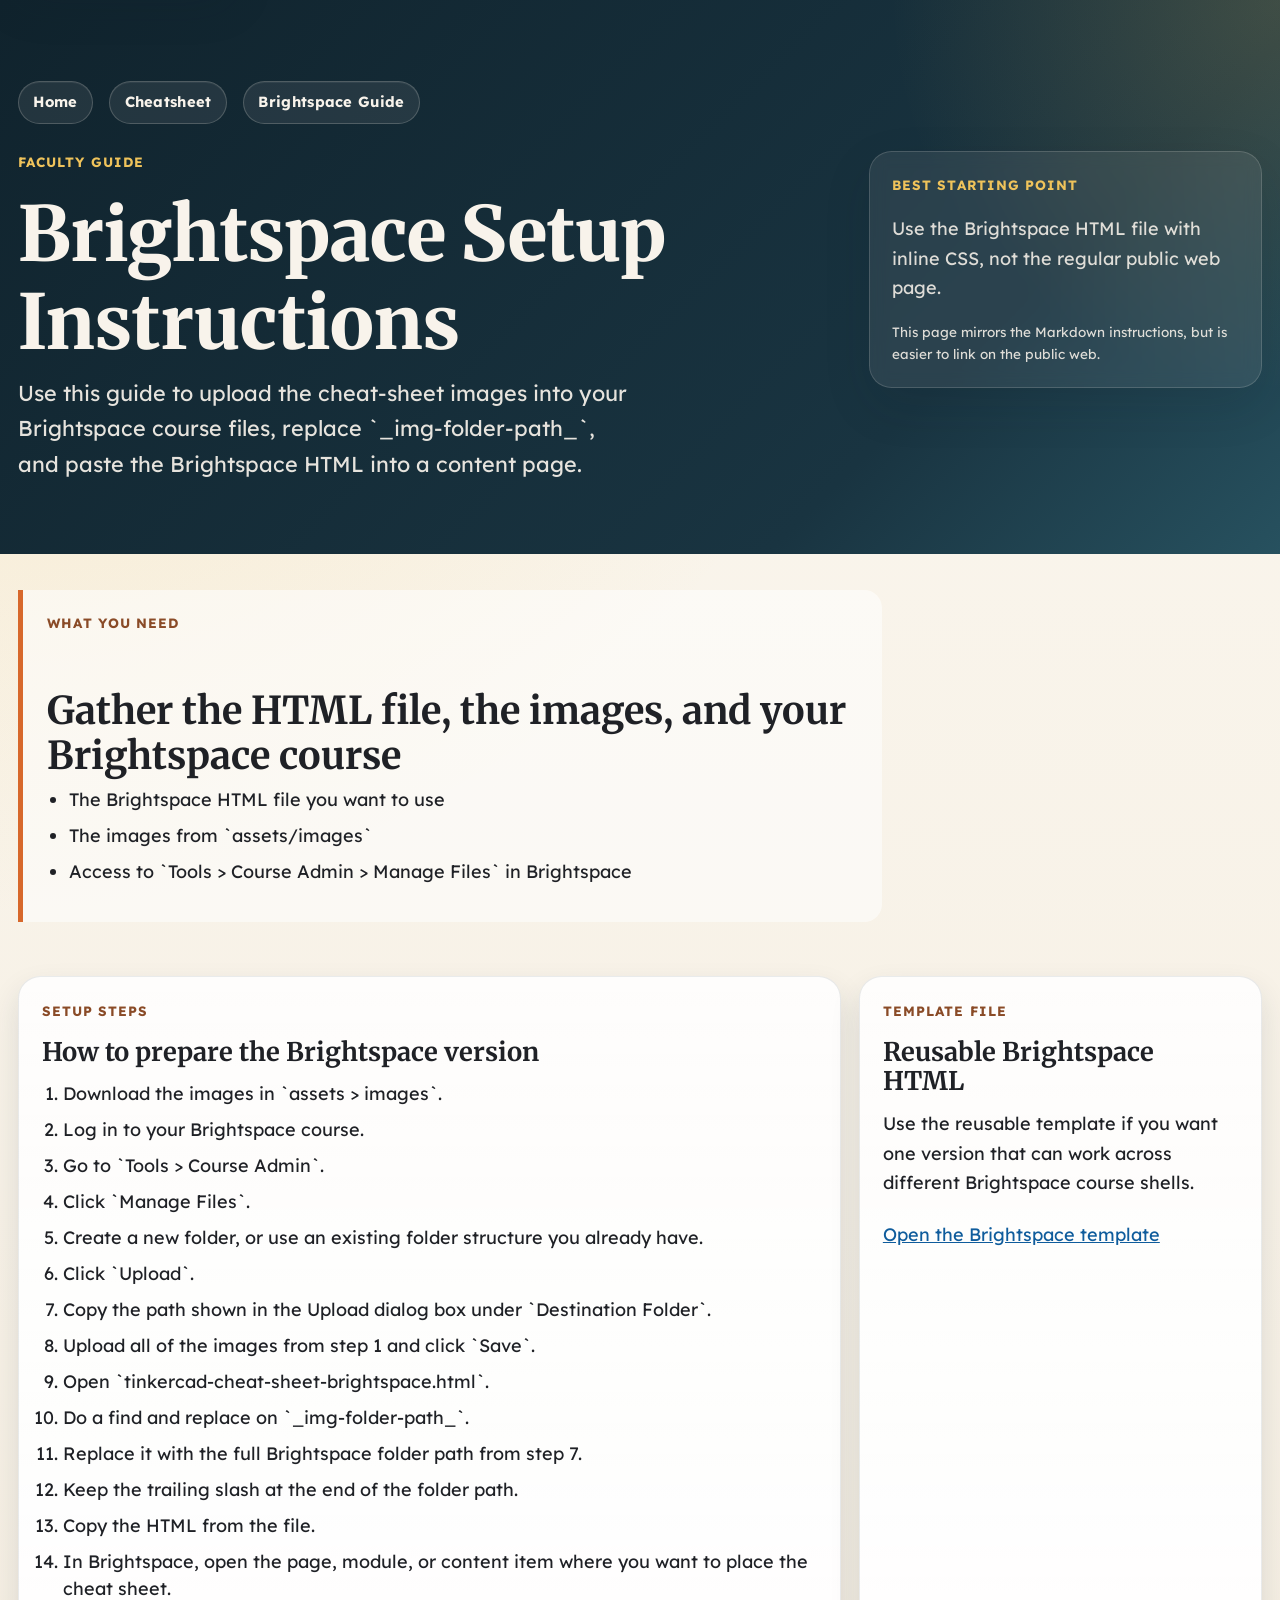
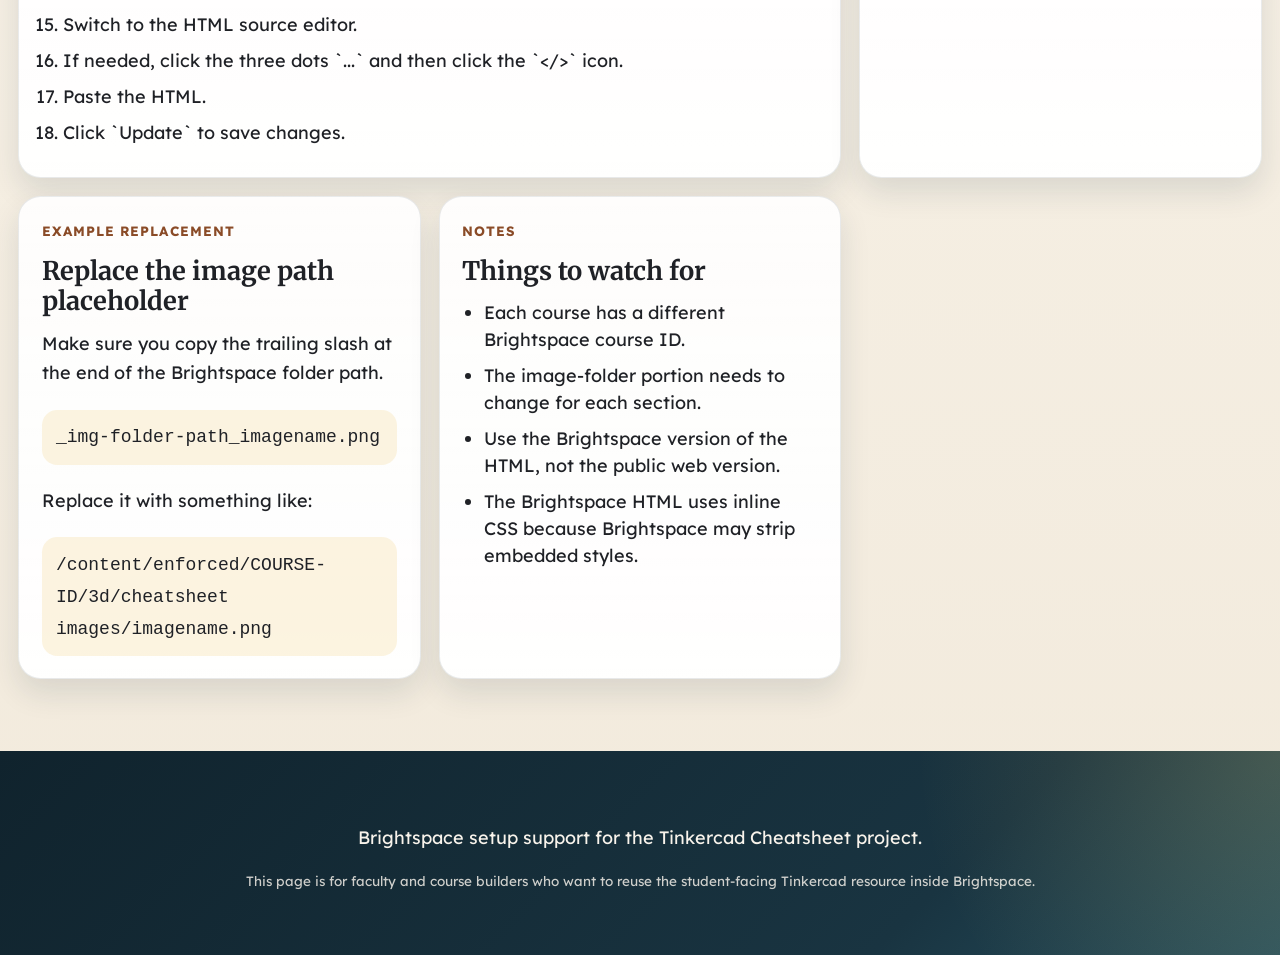
<file: BRIGHTSPACE-FACULTY-INSTRUCTIONS.html>
<!DOCTYPE html>
<html lang="en">
  <head>
    <meta charset="utf-8">
    <meta name="viewport" content="width=device-width, initial-scale=1">
    <title>Brightspace Faculty Instructions</title>
    <meta
      name="description"
      content="Instructions for faculty who want to upload the Tinkercad cheatsheet into Brightspace."
    >
    <link rel="stylesheet" href="./assets/tinkercad-base.css">
    <link rel="stylesheet" href="./assets/tinkercad-cheat-sheet.css">
  </head>
  <body>
    <a class="skip-link" href="#main">Skip to main content</a>

    <header class="section section-header hero hero-with-nav">
      <div class="container project-nav-wrap">
        <nav class="project-nav" aria-label="Project navigation">
          <a href="./index.html">Home</a>
          <a href="./tinkercad-cheat-sheet.html">Cheatsheet</a>
          <a href="./BRIGHTSPACE-FACULTY-INSTRUCTIONS.html">Brightspace Guide</a>
        </nav>
      </div>
      <div class="container hero-layout">
        <div class="hero-copy">
          <p class="eyebrow">Faculty Guide</p>
          <h1>Brightspace Setup Instructions</h1>
          <p class="hero-text">
            Use this guide to upload the cheat-sheet images into your Brightspace course files,
            replace `_img-folder-path_`, and paste the Brightspace HTML into a content page.
          </p>
        </div>

        <aside class="hero-note">
          <p class="note-label">Best Starting Point</p>
          <p class="platform-note">
            Use the Brightspace HTML file with inline CSS, not the regular public web page.
          </p>
          <p class="note-small">
            This page mirrors the Markdown instructions, but is easier to link on the public web.
          </p>
        </aside>
      </div>
    </header>

    <main id="main" class="section section-main">
      <div class="container">
        <section class="section-intro">
          <div class="intro-panel">
            <p class="card-kicker">What You Need</p>
            <h2>Gather the HTML file, the images, and your Brightspace course</h2>
            <ul>
              <li>The Brightspace HTML file you want to use</li>
              <li>The images from `assets/images`</li>
              <li>Access to `Tools &gt; Course Admin &gt; Manage Files` in Brightspace</li>
            </ul>
          </div>
        </section>

        <section class="cards" aria-label="Brightspace faculty instructions">
          <article class="card card-wide">
            <p class="card-kicker">Setup Steps</p>
            <h3>How to prepare the Brightspace version</h3>
            <ol>
              <li>Download the images in `assets &gt; images`.</li>
              <li>Log in to your Brightspace course.</li>
              <li>Go to `Tools &gt; Course Admin`.</li>
              <li>Click `Manage Files`.</li>
              <li>Create a new folder, or use an existing folder structure you already have.</li>
              <li>Click `Upload`.</li>
              <li>Copy the path shown in the Upload dialog box under `Destination Folder`.</li>
              <li>Upload all of the images from step 1 and click `Save`.</li>
              <li>Open `tinkercad-cheat-sheet-brightspace.html`.</li>
              <li>Do a find and replace on `_img-folder-path_`.</li>
              <li>Replace it with the full Brightspace folder path from step 7.</li>
              <li>Keep the trailing slash at the end of the folder path.</li>
              <li>Copy the HTML from the file.</li>
              <li>In Brightspace, open the page, module, or content item where you want to place the cheat sheet.</li>
              <li>Switch to the HTML source editor.</li>
              <li>If needed, click the three dots `...` and then click the `&lt;/&gt;` icon.</li>
              <li>Paste the HTML.</li>
              <li>Click `Update` to save changes.</li>
            </ol>
          </article>

          <article class="card">
            <p class="card-kicker">Template File</p>
            <h3>Reusable Brightspace HTML</h3>
            <p>
              Use the reusable template if you want one version that can work across different
              Brightspace course shells.
            </p>
            <p><a href="./tinkercad-cheat-sheet-brightspace.html">Open the Brightspace template</a></p>
          </article>

          <article class="card">
            <p class="card-kicker">Example Replacement</p>
            <h3>Replace the image path placeholder</h3>
            <p>Make sure you copy the trailing slash at the end of the Brightspace folder path.</p>
            <p class="result-line"><code>_img-folder-path_imagename.png</code></p>
            <p>Replace it with something like:</p>
            <p class="result-line"><code>/content/enforced/COURSE-ID/3d/cheatsheet images/imagename.png</code></p>
          </article>

          <article class="card">
            <p class="card-kicker">Notes</p>
            <h3>Things to watch for</h3>
            <ul>
              <li>Each course has a different Brightspace course ID.</li>
              <li>The image-folder portion needs to change for each section.</li>
              <li>Use the Brightspace version of the HTML, not the public web version.</li>
              <li>The Brightspace HTML uses inline CSS because Brightspace may strip embedded styles.</li>
            </ul>
          </article>
        </section>
      </div>
    </main>

    <footer class="section section-footer">
      <div class="container footer-layout">
        <div class="footer-copy">
          <p>Brightspace setup support for the Tinkercad Cheatsheet project.</p>
          <p class="footer-note">
            This page is for faculty and course builders who want to reuse the student-facing
            Tinkercad resource inside Brightspace.
          </p>
        </div>
      </div>
    </footer>
  </body>
</html>
</file>
<file: assets/tinkercad-base.css>
@import url("https://fonts.googleapis.com/css2?family=Lexend:wght@100..900&family=Merriweather:wght@300..900&display=swap");

/*
  Adapted from:
  https://github.com/profstein/Base-Responsive-Page/blob/master/css/base.css
*/

:root {
  --primary-color: #1f2126;
  --primary-bg: #f5efe4;
  --secondary-color: #fbf8f2;
  --secondary-bg: #193441;
  --accent-color: #d7682b;
  --accent-color2: #efc35b;
  --link-color: #0f5c9c;
  --link-hover-color: #0a4371;
  --link-visited-color: #5d3d8f;
  --button-bg: var(--accent-color);
  --button-hover-bg: #bb5320;
  --button-text-color: #ffffff;
  --secondary-link-color: #f6d27b;
  --secondary-link-hover-color: #ffe5a9;
  --secondary-link-visited-color: #f4caa2;
  --headerFooter-color: #f8f3eb;
  --headerFooter-bg: #10232d;
  --font-primary: "Lexend", sans-serif;
  --font-heading: "Merriweather", serif;
  --font-size-base: 18px;
  --text-size-xs: 0.56rem;
  --text-size-sm: 0.75rem;
  --text-size-md: 1rem;
  --text-size-lg: 1.33rem;
  --text-size-xl: 1.78rem;
  --text-size-2xl: 2.37rem;
  --text-size-3xl: 3.16rem;
  --text-size-4xl: 4.21rem;
  --spacing-xs: calc(var(--font-size-base) * 0.25);
  --spacing-sm: calc(var(--font-size-base) * 0.5);
  --spacing-md: calc(var(--font-size-base) * 1);
  --spacing-lg: calc(var(--font-size-base) * 2);
  --spacing-xl: calc(var(--font-size-base) * 3);
  --spacing-2xl: calc(var(--font-size-base) * 4);
  --surface-shadow: 0 18px 48px rgba(16, 35, 45, 0.12);
  --card-shadow: 0 14px 30px rgba(25, 52, 65, 0.12);
  --line-color: rgba(16, 35, 45, 0.14);
}

*,
*::before,
*::after {
  box-sizing: border-box;
}

html {
  font-size: var(--font-size-base);
  scroll-behavior: smooth;
}

body {
  margin: 0;
  font-family: var(--font-primary);
  font-size: var(--text-size-md);
  line-height: 1.65;
  color: var(--primary-color);
  background:
    radial-gradient(circle at top left, rgba(239, 195, 91, 0.26), transparent 32%),
    linear-gradient(180deg, #fbf7ef 0%, #f2eadc 100%);
}

audio,
canvas,
iframe,
img,
svg,
video {
  vertical-align: middle;
  max-width: 100%;
  height: auto;
}

svg {
  font: inherit;
}

p,
ul,
ol {
  margin-top: 0;
}

p {
  margin-bottom: var(--spacing-md);
}

ul,
ol {
  margin-bottom: var(--spacing-md);
  padding-left: 1.2rem;
}

li {
  margin-bottom: var(--spacing-sm);
  line-height: 1.5;
}

h1,
h2,
h3,
h4,
h5 {
  font-family: var(--font-heading);
  line-height: 1.15;
  margin-top: var(--spacing-xl);
  margin-bottom: var(--spacing-sm);
}

h1 {
  margin-top: 0;
  font-size: clamp(2.5rem, 6vw, var(--text-size-4xl));
  font-weight: 800;
}

h2 {
  font-size: clamp(1.7rem, 3vw, var(--text-size-2xl));
}

h3 {
  font-size: clamp(1.25rem, 2vw, var(--text-size-xl));
}

a {
  color: var(--link-color);
}

a:visited {
  color: var(--link-visited-color);
}

a:hover,
a:focus {
  color: var(--link-hover-color);
}

button,
.btn {
  font: inherit;
  background: var(--button-bg);
  color: var(--button-text-color);
  border: none;
  border-radius: 999px;
  cursor: pointer;
  padding: 0.75rem 1rem;
  line-height: 1.2;
  transition:
    transform 180ms ease,
    background-color 180ms ease,
    box-shadow 180ms ease;
}

button:hover,
button:focus,
.btn:hover,
.btn:focus {
  background: var(--button-hover-bg);
  box-shadow: 0 10px 20px rgba(215, 104, 43, 0.24);
}

.skip-link {
  position: absolute;
  left: 0.75rem;
  top: -4rem;
  z-index: 1000;
  background: #ffffff;
  color: var(--primary-color);
  padding: 0.75rem 1rem;
  border-radius: 0.5rem;
  text-decoration: none;
  box-shadow: var(--surface-shadow);
}

.skip-link:focus {
  top: 0.75rem;
}
</file>
<file: assets/tinkercad-cheat-sheet.css>
/*
  Layout and card system adapted from:
  https://github.com/profstein/Base-Responsive-Page/blob/master/css/demo-style.css
*/

.section {
  width: 100%;
  padding-block: var(--spacing-2xl);
}

.container {
  width: min(100% - (2 * var(--spacing-md)), 90rem);
  margin-inline: auto;
}

.section-header,
.section-footer {
  color: var(--headerFooter-color);
  background:
    radial-gradient(circle at top right, rgba(239, 195, 91, 0.18), transparent 28%),
    linear-gradient(135deg, #10232d 0%, #193441 72%, #27515f 100%);
}

.project-nav-wrap {
  padding-top: var(--spacing-lg);
  padding-bottom: 0;
}

.project-nav {
  display: flex;
  flex-wrap: wrap;
  gap: 0.9rem;
}

.project-nav a {
  display: inline-flex;
  align-items: center;
  min-height: 2.4rem;
  padding: 0.45rem 0.8rem;
  border-radius: 999px;
  border: 1px solid rgba(248, 243, 235, 0.2);
  background: rgba(248, 243, 235, 0.08);
  color: var(--headerFooter-color);
  text-decoration: none;
  font-size: 0.82rem;
  font-weight: 700;
  letter-spacing: 0.02em;
  box-shadow: inset 0 1px 0 rgba(255, 255, 255, 0.06);
}

.project-nav a:hover,
.project-nav a:focus {
  color: #ffffff;
  background: rgba(239, 195, 91, 0.2);
  border-color: rgba(239, 195, 91, 0.36);
  text-decoration: none;
}

.hero-with-nav {
  padding-top: var(--spacing-lg);
}

.hero-with-nav .project-nav-wrap {
  padding-top: 0;
  padding-bottom: var(--spacing-md);
}

.hero-with-nav .hero-layout {
  margin-top: var(--spacing-sm);
}

.hero {
  padding-top: calc(var(--spacing-2xl) + var(--spacing-sm));
  padding-bottom: var(--spacing-xl);
}

.hero-layout {
  display: grid;
  gap: var(--spacing-lg);
  align-items: start;
}

.hero-copy {
  max-width: 40rem;
}

.eyebrow,
.card-kicker,
.note-label,
.mini-heading {
  font-size: var(--text-size-sm);
  font-weight: 700;
  letter-spacing: 0.08em;
  text-transform: uppercase;
}

.eyebrow,
.note-label {
  color: var(--accent-color2);
}

.hero-text {
  font-size: clamp(1.05rem, 2vw, 1.2rem);
  max-width: 34rem;
  color: rgba(248, 243, 235, 0.92);
}

.idea-strip {
  display: flex;
  flex-wrap: wrap;
  gap: 0.75rem;
  margin-top: var(--spacing-md);
}

.idea-pill {
  display: inline-flex;
  align-items: center;
  min-height: 2.75rem;
  padding: 0.6rem 0.95rem;
  border-radius: 999px;
  background: rgba(248, 243, 235, 0.12);
  border: 1px solid rgba(248, 243, 235, 0.18);
  font-size: 0.95rem;
}

.hero-note {
  background: rgba(248, 243, 235, 0.08);
  border: 1px solid rgba(248, 243, 235, 0.16);
  border-radius: 1.25rem;
  padding: 1.2rem;
  box-shadow: var(--surface-shadow);
  backdrop-filter: blur(8px);
}

.platform-note,
.note-small {
  color: rgba(248, 243, 235, 0.88);
}

.note-small {
  font-size: var(--text-size-sm);
  margin-bottom: 0;
}

.toggle-row {
  display: flex;
  gap: 0.65rem;
  margin-bottom: 0.85rem;
}

.toggle-button {
  min-width: 6rem;
  background: rgba(248, 243, 235, 0.12);
  border: 1px solid rgba(248, 243, 235, 0.22);
  box-shadow: none;
}

.toggle-button:hover,
.toggle-button:focus {
  background: rgba(248, 243, 235, 0.2);
  box-shadow: none;
}

.toggle-button.is-active {
  background: var(--accent-color);
  border-color: transparent;
}

.section-main {
  padding-top: var(--spacing-lg);
}

.toolbar-card {
  display: grid;
  gap: var(--spacing-md);
  margin-bottom: var(--spacing-xl);
  padding: clamp(1.2rem, 2vw, 2rem);
  background: rgba(255, 255, 255, 0.72);
  border: 1px solid rgba(16, 35, 45, 0.08);
  border-radius: 1.5rem;
  box-shadow: var(--surface-shadow);
}

.toolbar-copy p:last-child,
.intro-panel p:last-child,
.card p:last-child,
.card ul:last-child,
.card ol:last-child {
  margin-bottom: 0;
}

.toolbar-figure {
  margin: 0;
}

.toolbar-figure img {
  width: 100%;
  border-radius: 1rem;
  border: 1px solid rgba(16, 35, 45, 0.08);
  background: #ffffff;
}

.toolbar-figure figcaption {
  margin-top: 0.75rem;
  font-size: var(--text-size-sm);
  color: rgba(31, 33, 38, 0.76);
}

.inline-tool {
  margin: 0;
  display: flex;
  flex-direction: column;
  align-items: center;
  justify-content: flex-start;
  gap: 0.55rem;
}

.inline-tool img {
  display: block;
  object-fit: contain;
  filter: drop-shadow(0 6px 14px rgba(16, 35, 45, 0.12));
}

.inline-tool figcaption {
  font-size: var(--text-size-sm);
  font-weight: 700;
  text-align: center;
  line-height: 1.3;
}

.section-intro {
  margin-bottom: var(--spacing-xl);
}

.intro-panel {
  max-width: 48rem;
  padding: 1.25rem 1.35rem 1.1rem;
  border-left: 5px solid var(--accent-color);
  background: rgba(255, 255, 255, 0.55);
  border-radius: 0 1rem 1rem 0;
}

.cards {
  display: grid;
  gap: var(--spacing-md);
  grid-template-columns: 1fr;
}

.card {
  display: flex;
  flex-direction: column;
  gap: 0.2rem;
  padding: 1.25rem;
  border-radius: 1.25rem;
  color: var(--primary-color);
  background:
    linear-gradient(180deg, rgba(255, 255, 255, 0.88), rgba(255, 255, 255, 0.98)),
    var(--primary-bg);
  border: 1px solid rgba(16, 35, 45, 0.09);
  box-shadow: var(--card-shadow);
  transition:
    transform 180ms ease,
    box-shadow 180ms ease,
    border-color 180ms ease;
}

.card:hover {
  transform: translateY(-4px);
  box-shadow: 0 20px 36px rgba(16, 35, 45, 0.14);
  border-color: rgba(215, 104, 43, 0.28);
}

.card h3 {
  margin-top: 0;
}

.card-kicker {
  margin-bottom: 0.65rem;
  color: #8a4b27;
}

.card-command-strip {
  display: flex;
  flex-wrap: wrap;
  gap: 0.8rem;
  margin: 0.15rem 0 0.75rem;
  padding: 0.8rem;
  border-radius: 1rem;
  background: rgba(16, 35, 45, 0.04);
}

.inline-tool {
  min-width: 4.5rem;
}

.inline-tool img {
  width: auto;
  max-width: 4.25rem;
  max-height: 3.5rem;
}

.inline-tool-tall img {
  max-height: 5rem;
}

.demo-grid {
  display: grid;
  gap: 0.85rem;
  margin: 0.15rem 0 0.9rem;
}

.demo-grid-two {
  grid-template-columns: repeat(2, minmax(0, 1fr));
}

.demo-figure {
  margin: 0.15rem 0 0.9rem;
  padding: 0.8rem;
  border-radius: 1rem;
  background: rgba(16, 35, 45, 0.04);
}

.demo-figure img {
  display: block;
  width: 100%;
  border-radius: 0.75rem;
  border: 1px solid rgba(16, 35, 45, 0.08);
  background: #ffffff;
}

.demo-figure figcaption {
  margin-top: 0.55rem;
  font-size: var(--text-size-sm);
  line-height: 1.35;
  color: rgba(31, 33, 38, 0.8);
}

.mini-heading {
  margin: 0.4rem 0 0.35rem;
  color: #7a583f;
}

.result-line {
  padding: 0.65rem 0.8rem;
  border-radius: 0.85rem;
  background: rgba(239, 195, 91, 0.18);
}

.shortcut-list {
  list-style: none;
  padding-left: 0;
}

.shortcut {
  display: inline-flex;
  align-items: center;
  margin-right: 0.45rem;
  margin-bottom: 0.35rem;
  padding: 0.22rem 0.55rem;
  border-radius: 999px;
  border: 1px solid rgba(16, 35, 45, 0.12);
  background: rgba(16, 35, 45, 0.05);
  font-size: var(--text-size-sm);
  font-weight: 700;
  white-space: nowrap;
}

.footer-layout {
  display: flex;
  justify-content: center;
  text-align: center;
}

.footer-copy {
  max-width: 46rem;
}

.footer-layout p {
  max-width: 46rem;
}

.footer-license,
.footer-note {
  font-size: var(--text-size-sm);
  line-height: 1.5;
}

.footer-license {
  margin-bottom: 0.5rem;
}

.footer-license a,
.footer-note a {
  color: var(--secondary-link-color);
}

.footer-license a:hover,
.footer-note a:hover {
  color: var(--secondary-link-hover-color);
}

.footer-license a:visited,
.footer-note a:visited {
  color: var(--secondary-link-visited-color);
}

.footer-note {
  margin-bottom: 0;
  color: rgba(248, 243, 235, 0.82);
}

@media (min-width: 700px) {
  .toolbar-card {
    grid-template-columns: minmax(0, 0.95fr) minmax(0, 1.35fr);
    align-items: center;
  }

  .cards {
    grid-template-columns: repeat(2, minmax(0, 1fr));
  }
}

@media (min-width: 980px) {
  .hero-layout {
    grid-template-columns: minmax(0, 1.35fr) minmax(17rem, 0.65fr);
  }

  .cards {
    grid-template-columns: repeat(3, minmax(0, 1fr));
  }

  .card-wide {
    grid-column: span 2;
  }
}

@media (min-width: 1380px) {
  .cards {
    grid-template-columns: repeat(4, minmax(0, 1fr));
  }

  .card-wide {
    grid-column: span 2;
  }
}

@media (max-width: 699px) {
  .section {
    padding-block: var(--spacing-lg);
  }

  .project-nav-wrap {
    padding-top: var(--spacing-md);
  }

  .hero-with-nav {
    padding-top: var(--spacing-md);
  }

  .hero-with-nav .project-nav-wrap {
    padding-bottom: 0.75rem;
  }

  .hero {
    padding-top: var(--spacing-xl);
  }

  .toggle-row {
    flex-wrap: wrap;
  }

  .demo-grid-two {
    grid-template-columns: 1fr;
  }
}

@media print {
  body {
    background: #ffffff;
  }

  .section-header,
  .section-footer {
    background: #ffffff;
    color: #000000;
  }

  .hero-note,
  .toolbar-card,
  .intro-panel,
  .card {
    box-shadow: none;
    border: 1px solid #cccccc;
    background: #ffffff;
  }

  .toggle-row {
    display: none;
  }

  .card:hover {
    transform: none;
  }
}
</file>
